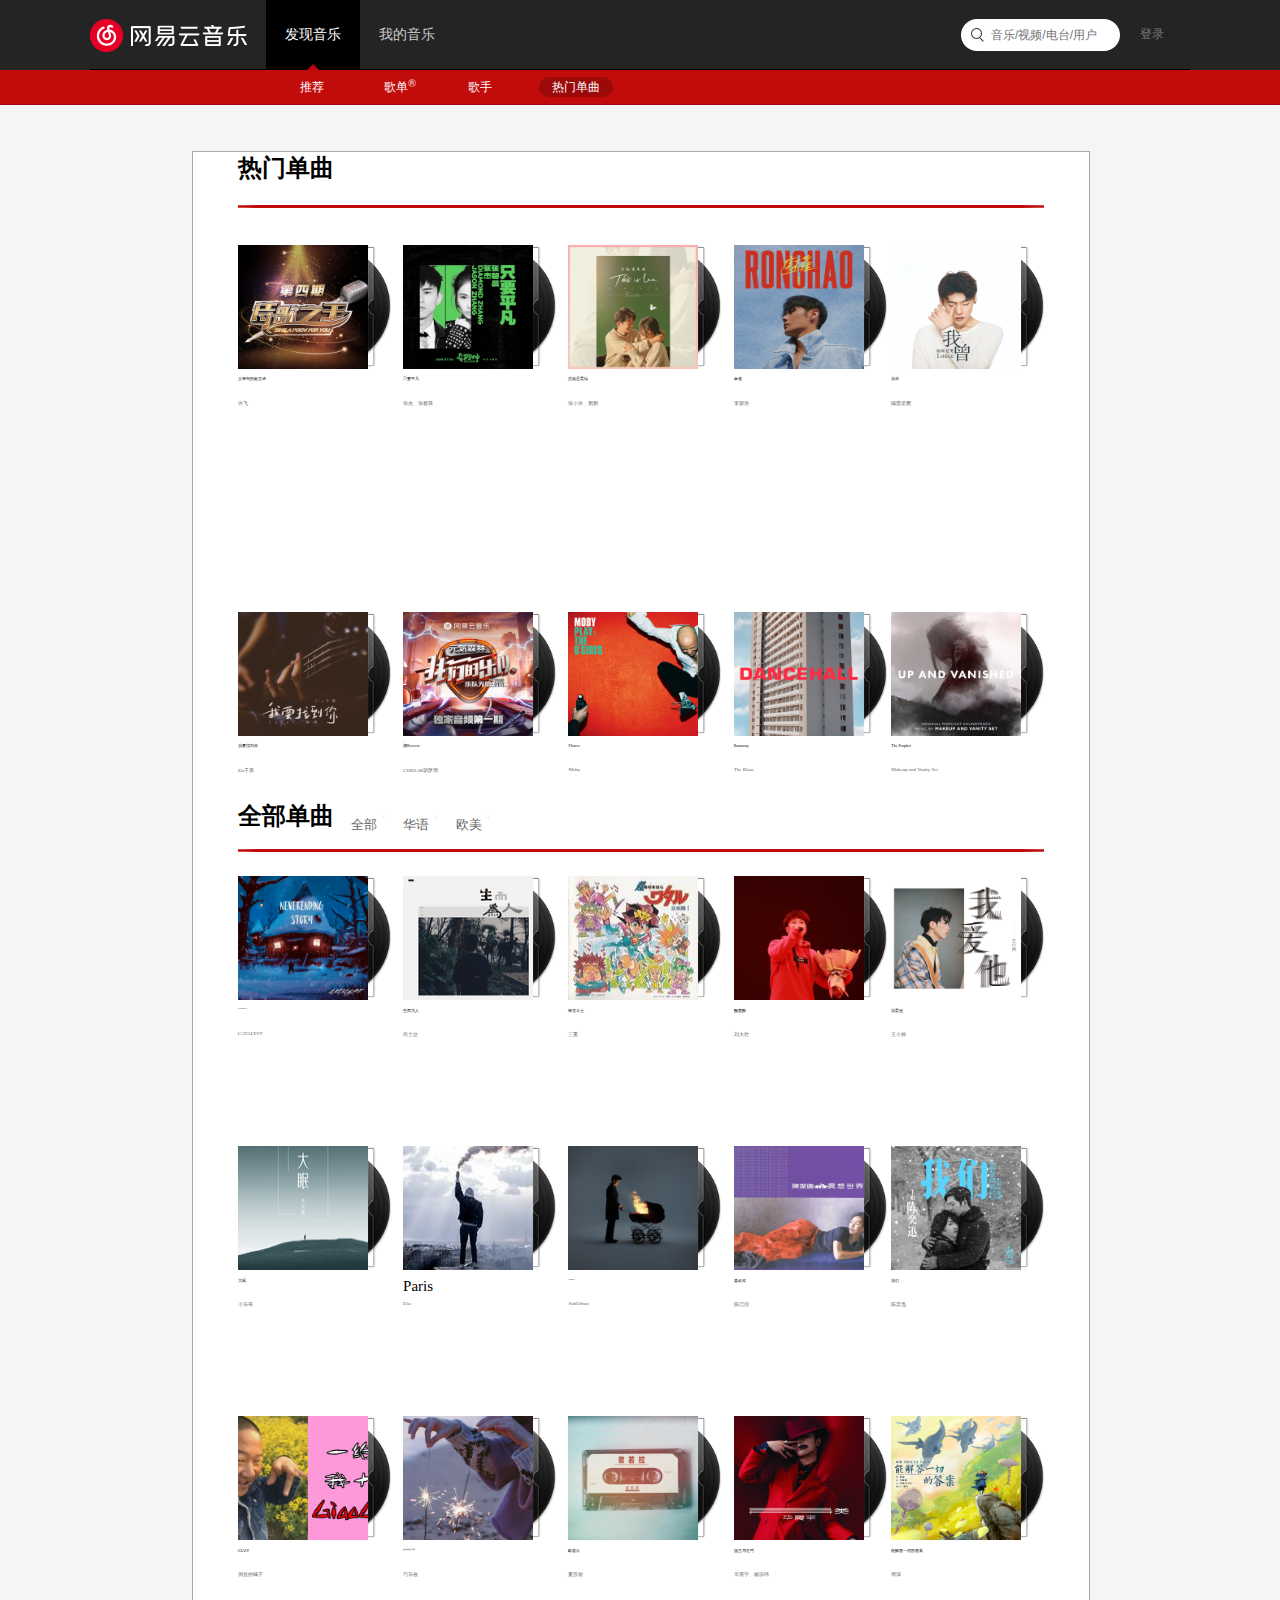
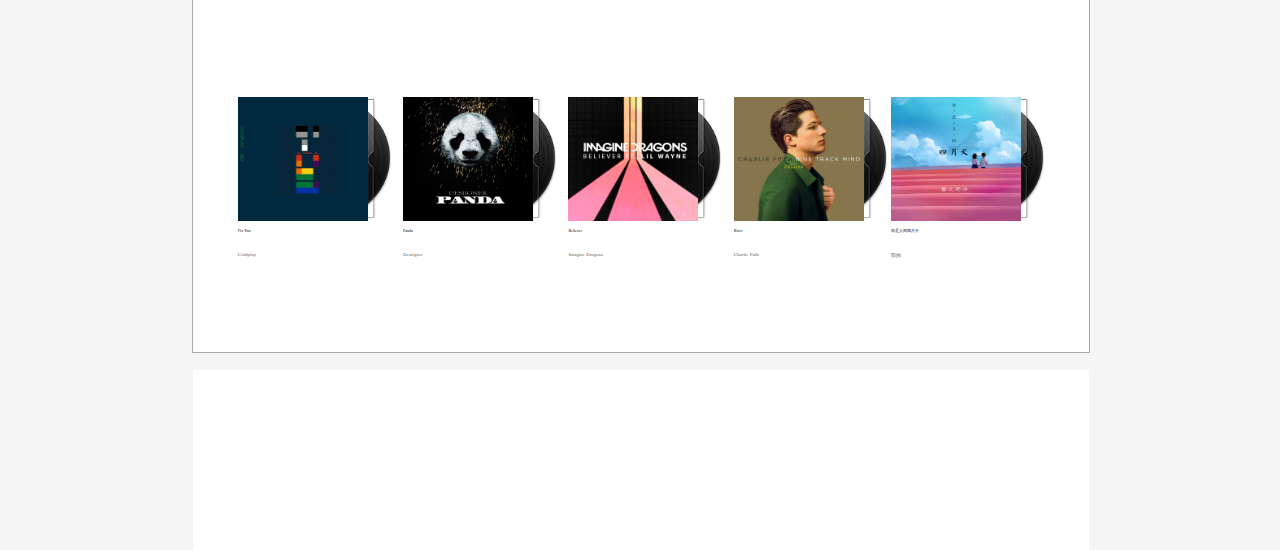
<file: Xinge.html>
<!DOCTYPE html>
<html>
	<head>
		<meta charset="utf-8" />
		<title></title>
		<link rel="stylesheet" type="text/css" href="css/Xinge.css"/>
	</head>
	<body>
		<audio id="audio" src=""></audio>
		<!-- 最外层的那个盒子 -->
		<div id="dahezi">  
		
			<!-- 上面的那个盒子——热门新碟 -->
			<div class="up" id="up1">
				<h2 class="biaoti1">
					热门单曲
				</h2>
				<p  class="henxian1">
				</p>
				<div class="one-one">
					<p class="one-one-p1"  >
						<img src="img/父亲写的散文诗.jpg" >
					</p>
					<p class="play"  style="cursor: pointer;" href="">
						<img src="img/play.png" alt="">
					</p>
					<a class="one-one-p2" style="font-size: 4px;width: 90px;" href="">
						父亲写的散文诗
					</a>
					<a class="one-one-p3" href="">
						许飞
					</a>
					<a style="display: none;">
					    img/父亲写的散文诗.mp3
					</a>
				</div>
				<div class="one-two">
					<p class="one-two-p1">
						<img src="img/只要平凡.jpg" >
					</p>
					<p class="play"  style="cursor: pointer;" href="">
						<img src="img/play.png" alt="">
					</p>
					<a class="one-two-p2" style="font-size: 4px;width: 70px;" href="">
						只要平凡
					</a>
					<a class="one-two-p3" style="width: 90px;" href="">
						张杰、张碧晨
					</a>
					<a style="display: none;">
					    img/只要平凡.mp3
					</a>
				</div>
				<div class="one-three">
					<p class="one-three-p1">
						<img src="img/这就是爱情.jpg" >
					</p>
					<p class="play"  style="cursor: pointer;" href="">
						<img src="img/play.png" alt="">
					</p>
					<a class="one-three-p2" style="font-size: 4px;width: 70px;" href="">
						这就是爱情
					</a>
					<a class="one-three-p3" style="width: 90px;" href="">
						张小伙、粥粥
					</a>
					<a style="display: none;">
					    img/这就是爱情.mp3
					</a>
				</div>
				<div class="one-four">
					<p class="one-four-p1">
						<img src="img/麻雀.jpg" >
					</p>
					<p class="play"  style="cursor: pointer;" href="">
						<img src="img/play.png" alt="">
					</p>
					<a class="one-four-p2" style="font-size: 4px;" href="">
						麻雀
					</a>
					<a class="one-four-p3" href="">
						李荣浩
					</a>
					<a style="display: none;">
					    img/麻雀.mp3
					</a>
				</div>
				<div class="one-five">
					<p class="one-five-p1">
						<img src="img/我曾.jpg" >
					</p>
					<p class="play"  style="cursor: pointer;" href="">
						<img src="img/play.png" alt="">
					</p>
					<a class="one-five-p2" style="font-size: 4px;" href="">
						我曾
					</a>
					<a class="one-five-p3" style="width: 70px;" href="">
						隔壁老樊
					</a>
					<a style="display: none;">
					    img/我曾.mp3
					</a>
				</div>
				<div class="two-one">
					<p class="two-one-p1">
						<img src="img/我要找到你.jpg" >
					</p>
					<p class="play"  style="cursor: pointer;" href="">
						<img src="img/play.png" alt="">
					</p>
					<a class="two-one-p2" style="font-size: 4px;width: 60px;" href="">
						我要找到你
					</a>
					<a class="two-one-p3" href="">
						Zic子晨
					</a>
					<a style="display: none;">
					    img/我要找到你.mp3
					</a>
				</div>
				<div class="two-two">
					<p class="two-two-p1">
						<img src="img/溯Reverse.jpg" >
					</p>
					<p class="play"  style="cursor: pointer;" href="">
						<img src="img/play.png" alt="">
					</p>
					<a class="two-two-p2" style="font-size: 4px;width: 90px;" href="">
						溯Reverse
					</a>
					<a class="two-two-p3" style="width: 90px;" href="">
						CORSAK胡梦周
					</a>
                    <a style="display: none;">
					    img/溯Reverse.mp3
					</a>
				</div>
				<div class="two-three">
					<p class="two-three-p1">
						<img src="img/Flower.jpg" >
					</p>
					<p class="play"  style="cursor: pointer;" href="">
						<img src="img/play.png" alt="">
					</p>
					<a class="two-three-p2" style="font-size: 4px;" href="">
						Flower
					</a>
					<a class="two-three-p3" href="" >
						Moby
					</a>
					<a style="display: none;">
					    img/Flower.mp3
					</a>
				</div>
				<div class="two-four">
					<p class="two-four-p1">
						<img src="img/Runaway.jpg" >
					</p>
					<p class="play"  style="cursor: pointer;" href="">
						<img src="img/play.png" alt="">
					</p>
					<a class="two-four-p2" style="font-size: 4px;width: 60px;" href=""> 
						Runaway
					</a>
					<a class="two-four-p3" style="width: 90px;" href="">
						The Blaze
					</a>
					<a style="display: none;">
					    img/Runaway.mp3
					</a>
				</div>
				<div class="two-five">
					<p class="two-five-p1">
						<img src="img/TheProphet.jpg" >
					</p>
					<p class="play"  style="cursor: pointer;" href="">
						<img src="img/play.png" alt="">
					</p>
					<a class="two-five-p2" style="font-size: 4px;width: 100px;" href="">
						The Prophet
					</a>
					<a class="two-five-p3" style="width: 150px;" href="">
						Makeup and Vanity Set
					</a>
					<a style="display: none;">
					    img/TheProphet.mp3
					</a>
				</div>
			</div>
			
			<!-- 下面的那个盒子——全部热碟 -->
			<div class="down" id="down1">
				<h2 class="biaoti2">
					全部单曲
				</h2>
				<p  class="henxian2">
				</p>
				<a  class="all"  href="">
					全部
				</a>
			    <a  class="chiness"  href="index.html">
			    	华语
			    </a>
				<a  class="oumei"  href="">
					欧美
				</a>
				<span class="line1">
					|
				</span>
				<span class="line2">
					|
				</span>
				<span class="line3">
					|
				</span>
				<div class="down-one-one">
					<p class="down-one-one-p1">
						<img src="img/Neverending.jpg" >
					</p>
					<p class="play"  style="cursor: pointer;" href="">
						<img src="img/play.png" alt="">
					</p>
					<a class="down-one-one-p2" style="font-size: 1.2px;width: 130px;" href="">
						Neverending Story
					</a>
					<a class="down-one-one-p3" href="">
						CATALYST
					</a>
					<a style="display: none;">
					    img/Neverending.mp3
					</a>
				</div>
				<div class="down-one-two">
					<p class="down-one-two-p1">
						<img src="img/生而为人.jpg" >
					</p>
					<p class="play"  style="cursor: pointer;" href="">
						<img src="img/play.png" alt="">
					</p>
					<a class="down-one-two-p2" style="font-size: 4px;" href="">
						生而为人
					</a>
					<a class="down-one-two-p3"  href="">
						尚士达
					</a>
					<a style="display: none;">
					    img/生而为人.mp3
					</a>
				</div>
				<div class="down-one-three">
					<p class="down-one-three-p1">
						<img src="img/神龙斗士.jpg" >
					</p>
					<p class="play"  style="cursor: pointer;" href="">
						<img src="img/play.png" alt="">
					</p>
					<a class="down-one-three-p2" style="font-size: 4px;" href="">
						神龙斗士
					</a>
					<a class="down-one-three-p3" href="">
						三重
					</a>
					<a  style="display: none;">
					    img/神龙斗士.mp3
					</a>
				</div>
				<div class="down-one-four">
					<p class="down-one-four-p1">
						<img src="img/醒着醉.jpg" >
					</p>
					<p class="play"  style="cursor: pointer;" href="">
						<img src="img/play.png" alt="">
					</p>
					<a class="down-one-four-p2" style="font-size: 4px;"  href="">
						醒着醉
					</a>
					<a class="down-one-four-p3" href="">
						刘大壮
					</a>
					<a style="display: none;">
					    img/醒着醉.mp3
					</a>
				</div>
				<div class="down-one-five">
					<p class="down-one-five-p1">
						<img src="img/我爱他.jpg" >
					</p>
					<p class="play"  style="cursor: pointer;" href="">
						<img src="img/play.png" alt="">
					</p>
					<a class="down-one-five-p2" style="font-size: 4px;" href="">
						我爱他
					</a>
					<a class="down-one-five-p3" href="">
						王小帅
					</a>
					<a style="display: none;">
					    img/我爱他.mp3
					</a>
				</div>
				<div class="down-two-one">
					<p class="down-two-one-p1">
						<img src="img/大眠.jpg" >
					</p>
					<p class="play"  style="cursor: pointer;" href="">
						<img src="img/play.png" alt="">
					</p>
					<a class="down-two-one-p2" style="font-size: 4px;" href="">
						大眠
					</a>
					<a class="down-two-one-p3" href="">
						小乐哥
					</a>
					<a style="display: none;">
					    img/小乐哥.mp3
					</a>
				</div>
				<div class="down-two-two">
					<p class="down-two-two-p1">
						<img src="img/Paris.jpg" >
					</p>
					<p class="play"  style="cursor: pointer;" href="">
						<img src="img/play.png" alt="">
					</p>
					<a class="down-two-two-p2"  href="">
						Paris
					</a>
					<a class="down-two-two-p3" href="www.baidu.com">
						Else
					</a>
					<a style="display: none;">
					    img/Paris.mp3
					</a>
				</div>
				<div class="down-two-three">
					<p class="down-two-three-p1">
						<img src="img/Cardles.jpg" >
					</p>
					<p class="play"  style="cursor: pointer;" href="">
						<img src="img/play.png" alt="">
					</p>
					<a class="down-two-three-p2" style="font-size: 2px;width: 10px;" href="">
					    Cardles
					</a>
					<a class="down-two-three-p3" href="">
						SubUrban
					</a>
					<a style="display: none;">
					    img/Cardles.mp3
					</a>
				</div>
				<div class="down-two-four">
					<p class="down-two-four-p1">
						<img src="img/喜欢你.jpg" >
					</p>
					<p class="play"  style="cursor: pointer;" href="">
						<img src="img/play.png" alt="">
					</p>
					<a class="down-two-four-p2" style="font-size: 4px;" href="">
						喜欢你
					</a>
					<a class="down-two-four-p3" href="">
						陈洁仪
					</a>
					<a style="display: none;">
					    img/喜欢你.mp3
					</a>
				</div>
				<div class="down-two-five">
					<p class="down-two-five-p1">
						<img src="img/我们.jpg" >
					</p>
					<p class="play"  style="cursor: pointer;" href="">
						<img src="img/play.png" alt="">
					</p>
					<a class="down-two-five-p2" style="font-size: 4px;" href="">
						我们
					</a>
					<a class="down-two-five-p3" href="">
						陈奕迅
					</a>
					<a style="display: none;">
					    img/我们.mp3
					</a>
				</div>
				<div class="down-three-one">
					<p class="down-three-one-p1">
						<img src="img/GIAO.jpg" >
					</p>
					<p class="play"  style="cursor: pointer;" href="">
						<img src="img/play.png" alt="">
					</p>
					<a class="down-three-one-p2" style="font-size: 4px;" href="">
						GIAO!
					</a>
					<a class="down-three-one-p3" href="">
						倒悬的橘子
					</a>
					<a style="display: none;">
					    img/GIAO.mp3
					</a>
				</div>
				<div class="down-three-two">
					<p class="down-three-two-p1">
						<img src="img/没有什么不同.jpg" >
					</p>
					<p class="play"  style="cursor: pointer;" href="">
						<img src="img/play.png" alt="">
					</p>
					<a class="down-three-two-p2" style="font-size: 2px;" href="">
						没有什么不同
					</a>
					<a class="down-three-two-p3" href="">
						巧乐兹
					</a>
					<a style="display: none;">
					    img/没有什么不同.mp3
					</a>
				</div>
				<div class="down-three-three">
					<p class="down-three-three-p1">
						<img src="img/欧若拉.jpg" >
					</p>
					<p class="play"  style="cursor: pointer;" href="">
						<img src="img/play.png" alt="">
					</p>
					<a class="down-three-three-p2" style="font-size: 4px;" href="">
						欧若拉
					</a>
					<a class="down-three-three-p3" href="">
						夏苏烦
					</a>
					<a style="display: none;">
					    img/欧若拉.mp3
					</a>
				</div>
				<div class="down-three-four">
					<p class="down-three-four-p1">
						<img src="img/国王与乞丐.jpg" >
					</p>
					<p class="play"  style="cursor: pointer;" href="">
						<img src="img/play.png" alt="">
					</p>
					<a class="down-three-four-p2" style="font-size: 4px;width: 60px;" href="">
						国王与乞丐
					</a>
					<a class="down-three-four-p3" style="width: 90px;" href="">
						华晨宇、杨宗纬
					</a>
					<a style="display: none;">
					    img/国王与乞丐.mp3
					</a>
				</div>
				<div class="down-three-five">
					<p class="down-three-five-p1">
						<img src="img/能解答一切的答案.jpg" >
					</p>
					<p class="play"  style="cursor: pointer;" href="">
						<img src="img/play.png" alt="">
					</p>
					<a class="down-three-five-p2" style="font-size: 4px;width: 99px;" href="">
						能解答一切的答案
					</a>
					<a class="down-three-five-p3" href="">
						周深
					</a>
					<a style="display: none;">
					    img/能解答一切的答案.mp3
					</a>
				</div>
				<div class="down-four-one">
					<p class="down-four-one-p1">
						<img src="img/FixYou.jpg" >
					</p>
					<p class="play"  style="cursor: pointer;" href="">
						<img src="img/play.png" alt="">
					</p>
					<a class="down-four-one-p2" style="font-size: 4px;" href="">
						Fix You
					</a>
					<a class="down-four-one-p3" href="">
						Coldplay
					</a>
					<a style="display: none;">
					    img/FixYou.mp3
					</a>
				</div>
			    <div class="down-four-two">
			    	<p class="down-four-two-p1">
			    		<img src="img/Panda.jpg" >
			    	</p>
					<p class="play"  style="cursor: pointer;" href="">
						<img src="img/play.png" alt="">
					</p>
			    	<a class="down-four-two-p2" style="font-size: 4px;" href="">
			    		Panda
			    	</a>
			    	<a class="down-four-two-p3" href="">
			    		Desiigner
					</a>
					<a style="display: none;">
					    img/Panda.mp3
					</a>
			    </div>
			    <div class="down-four-three">
			    	<p class="down-four-three-p1">
			    		<img src="img/Believer.jpg" >
			    	</p>
					<p class="play"  style="cursor: pointer;" href="">
						<img src="img/play.png" alt="">
					</p>
			    	<a class="down-four-three-p2" style="font-size: 4px;" href="">
			    		Believer
			    	</a>
			    	<a class="down-four-three-p3" style="width: 100px;" href="">
			    		Imagine Dragons
					</a>
					<a style="display: none;">
					    img/Believer.mp3
					</a>
			    </div>
				<div class="down-four-four">
					<p class="down-four-four-p1">
						<img src="img/River.jpg" >
					</p>
					<p class="play"  style="cursor: pointer;" href="">
						<img src="img/play.png" alt="">
					</p>
					<a class="down-four-four-p2" style="font-size: 4px;" href="">
						River
					</a>
					<a class="down-four-four-p3" style="width: 90px;" href="">
						Charlie Puth
					</a>
					<a style="display: none;">
					    img/River.mp3
					</a>
				</div>
				<div class="down-four-five">
					<p class="down-four-five-p1">
						<img src="img/你是人间四月天.jpg" >
					</p>
					<p class="play"  style="cursor: pointer;" href="">
						<img src="img/play.png" alt="">
					</p>
					<a class="down-four-five-p2" style="font-size: 4px;width: 90px;" href="">
						你是人间四月天
					</a>
					<a class="down-four-five-p3" href="">
						邵帅
					</a>
					<a style="display: none;">
					    img/你是人间四月天.mp3
					</a>
				</div>
			</div>
			<div class="kong" >

			</div>
		</div>

		<!-- 头部 -->
		<div class="head">
			<div class="head_top">
				<h1 class="logo">
					<a href="#">六元二次方音乐</a>
				</h1>
				<ul class="head_top_content">
					<li><a class="active" href="#">发现音乐<sub class="show">&nbsp;</sub></a></li>
					<li><a href="Mymusic.html">我的音乐</a></li>
				</ul>
				<div class="login">
					<a href="#">登录</a>
				</div>
				<div class="search">
					<input type="text" placeholder="音乐/视频/电台/用户" onfocus="if(placeholder=='音乐/视频/电台/用户'){placeholder=''}"
						onblur="if(placeholder==''){placeholder='音乐/视频/电台/用户'}">
				</div>
			</div>
			<div class="head_top2">
				<div class="wrap">
					<ul>
						<li><a href="Home.html">推荐</a></li>
						<li><a href="#">歌单<span></span></a></li>
						<li><a href="#">歌手</a></li>
						<li><a class="active" href="#">热门单曲</a></li>
					</ul>
				</div>
	
			</div>
		</div>

		<!-- player是播放器盒子 -->
		<div id="player">
			<!-- 引入audio音频标签 -->
			<audio id="audio" src="img/woc.mp3"    >
			</audio>
			<!-- 引入图片：上一首歌曲按钮 -->
			<img class="playbar_before" src="img/playbar_before.png" >
			<!-- 引入图片：暂停播放按钮 -->
		     <img id="playbar_start" onclick="start()" class="appear"  src="img/playbar_start.png" >
			<!-- 引入图片：下一首歌曲按钮 -->
			<img class="playbar_next" src="img/playbar_next.png" >
			<!-- 引入图片：歌曲封面 -->
			<img class="pic" src="img/default_album.jpg" alt="">
			<!-- 下面是进度条区域 -->
			<div id="all_time">
				<!-- all_time是总进度条 -->
				<div id="now_time">
					<!-- now_time是随着歌曲播放变化的进度条 -->
				</div>
			</div>
			<!-- 以上是进度条区域 -->
			<!-- 歌曲名字 -->
			<span class="musicname">
				
			</span>
			<!-- 歌手名字 -->
			<span class="signer">
				 
			</span>
			<!-- 歌曲的时长 -->
			<span id="progress"></span>
			<!-- 以下是音量控制区域 -->
			<div id="all_volume">
				<!-- all_volume是音量的总控制条区域 -->
                <div id="now_volume">
					<!-- now_volume是音量的实时控制区域 -->
				</div>
			</div>
			<!-- 引入图片：音量控制图标 -->
			<img class="playbar_volume" src="img/volume.png" alt="">
		</div>
		<!-- 以上都是音乐盒子的内容 -->

	</body>
	<script src="js/jquery.min.js"></script>
	<script src="js/Xinge.js"></script>
</html>
</file>
<file: css/Xinge.css>
@charset "utf-8";

*{margin: 0;padding: 0;}
a{text-decoration: none;}
body,html{
	position: relative;
	width: 100%;
	height: 100%;
}
body{
	background-color: #f5f5f5;
}

.head{
	width: 100%;
	box-sizing: border-box;
	background-color: #242424;
  }
  .head_top{
	width: 1100px;
	height: 69px;
	margin: 0 auto;
	background-color: #242424;
	border-bottom: 1px solid #000000;
  }
  .head_top > .logo{
	float: left;
	width: 176px;
	height: 69px;
	background: url("../img/topbar.png") no-repeat;
	background-position: 0 0;
  }
  .head_top > .logo > a{
	float: left;
	width: 157px;
	height: 100%;
	padding-right: 20px;
	text-indent: -9999px;
  }
  
  .head_top > .head_top_content{
   float: left;
  }
  .head_top > .head_top_content > li{
	float: left;
	height: 70px;
	position: relative;
	font-size: 14px;
	list-style: none;
  }
  .head_top > .head_top_content > li a{
	text-decoration: none;
	float: left;
	color: #cccccc;
	line-height: 70px;
	padding: 0 19px;
  }
  .head_top > .head_top_content > li .active{
	color: white;
	background: #000; 
  
  }
  .head_top > .head_top_content > li a:hover{
	color: white;
	background: #000;
  }
  .head_top > .head_top_content .show{
	width: 12px;
	height: 7px;
	position: absolute;
	left: 50%;
	top: 64px;
	background: url("../img/topbar.png") no-repeat 0 9999px;
	background-position: -226px 0;
	margin-left: -6px;
  }
  .hot{
	width: 28px;
	height: 19px;
	position: absolute;
	top: 21px;
	left: 100px;
	background: url("../img/topbar.png") no-repeat 0 9999px;
	background-position: -190px 0;
  }
  .head_top > .login{
	float: right;
	height: 45px;
	margin: 19px 0 0 20px;
	padding: 0 22px 0 0;
  }
  .head_top > .login a{
	display: block;
	width: 28px;
	color: #787878;
	font-size: 12px;
	margin-top: 7px;
  }
  .head_top > .login a:hover{
	color: #999999;
  }
  
  .head_top > .search{
	margin-top: 19px;
	background: url("../img/topbar.png") no-repeat;
	background-position: 0 -99px;
	background-color: white;
	border-radius: 32px;
	float: right;
	width: 159px;
	height: 32px;
	z-index: 1;
  }
  .head_top > .search input{
	color: #333;
	line-height: 16px;
	width: 122px;
	margin: 8px 0 0 30px;
	padding: 0;
	border: 0;
	font-size: 12px;
	outline: none;
  }
  .head_top2{
	height: 35px;
	z-index: 99;
	box-sizing: border-box;
	background-color: #c20c0c;
	border-bottom: 1px solid #a40011;
  }
  .head_top2 > .wrap{
	width: 1100px;
	height: 34px;
	margin: 0 auto;
  }
  .head_top2  > .wrap ul{
	float: left;
	padding-left: 180px;
  }
  .head_top2 > .wrap ul li{
   list-style: none;
	float: left;
	line-height: 34px;
	font-size: 12px;
	display: list-item;
  }
  .head_top2 > .wrap ul li a{
	display: inline-block;
	position: relative;
	height: 20px;
	color: white;
	padding: 0 13px;
	margin: 7px 17px 0;
	border-radius: 20px;
	line-height: 21px;
  }
  .head_top2 > .wrap ul li a:hover,.head_top2 > .wrap ul li .active{
	background-color: #9b0909
  }
  .head_top2 > .wrap ul li a span{
	position: absolute;
	width: 8px;
	height: 8px;
	display: inline-block;
	top: 2px;
	background: url("../img/white-r-icon.png");
	background-size: cover;
  }



#dahezi{
	position: absolute;
    width: 70%;
    height: 200%;
	background-color:#fff;
	left: 15%;
	top: 16.8%;
	border: solid 1px darkgray;
}

.up{
	position: absolute;
	width: 90%;
	height: 36.7%;
	top: 0%;
	left: 5%;
	/* background-color: bisque; */
}

.down{
	position: absolute;
	width: 90%;
	height: 60%;
	top: 36%;
	left: 5%;
	/* background-color: chocolate; */
}

.biaoti1{
	position: absolute;
}

.henxian1{
	position: absolute;
	background-color: #c20c0c;
	width: 100%;
    height: 3px;
	top: 8%;
	border-radius: 10%;
}

.henxian2{
	position: absolute;
	background-color: #c20c0c;
	width: 100%;
    height: 3px;
	top: 4.5%;
	border-radius: 10%;
}

.all{
	position: absolute;
    float: right;
	top: 0%;
	left: 14%;
	top: 1.5%;
	color: #666;
    height: 15px;
	width: 29px;
	font-size: 13px;
}
.all:hover {border-bottom: solid 1px gray;}
.chiness{
	position: absolute;
    float: right;
	top: 0%;
	left: 20.5%;
	top: 1.5%;
	color: #666;
    height: 15px;
	width: 29px;
	
	font-size: 13px;
}
.chiness:hover{border-bottom: solid 1px gray;}
.oumei{
	position: absolute;
    float: right;
	top: 0%;
	left: 27%;
	top: 1.5%;
	color: #666;
    height: 15px;
	width: 29px;
    font-size: 13px;
}
.oumei:hover{border-bottom: solid 1px gray;}
.line1{
	position: absolute;
	float: right;
	top: 1.3%;
	left: 18%;
	font-size: 5px;
	color: #C7C7C7;
	}
	
.line2{
	position: absolute;
	float: right;
	top: 1.3%;
	left: 24.5%;
	font-size: 5px;
	color: #c7c7c7;
	}	
	
.line3{
	position: absolute;
	float: right;
	top: 1.3%;
	left: 31%;
	font-size: 5px;
	color: #c7c7c7;
	}		
	
/* 下面是第一行第一个 */
.one-one{
	position: absolute;
	top: 14%;
	width: 153px;
	height: 155px;

}
.play{
	position: absolute;
	width: 85%;
	height: 80%;
	/* background-color: aqua; */
	opacity: 0;
	
}
.play>img{
	position: absolute;
	width: 28px;
	height: 30px;
	right: 5%;
	top: 72%;
	
}
.play:hover {
	opacity: 1;
}
.one-one-p1{
	position: absolute;
	background: url(../img/coverall1.png) no-repeat;
	width: 100%;
	height: 80%;
	background-size: 100% 100%;
}
.one-one-p1>img{
	width: 85%;
	height: 100%;
}
.one-one-p2{
	position: absolute;
	/* background-color: #D2691E; */
	width: 30px;
	height: 18px;
	float: left;
	top: 85%;
	font-size: 15px;
	color: black;
}
.one-one-p2:hover {
	border-bottom: solid 1px gray;
}
.one-one-p3{
	position: absolute;
	/* background-color: #D2691E; */
	width: 38px;
	height: 16px;
	float: left;
	top: 100%;
	font-size: 5px;
	color: #666;
}
.one-one-p3:hover {
	border-bottom: solid 1px gray;
}
/* 下面是第一行第二个 */
.one-two{
	position: absolute;
	left: 20.5%;
	top: 14%;
	width: 153px;
	height: 155px;

}

.one-two-p1{
	position: absolute;
	background: url(../img/coverall1.png) no-repeat;
	width: 100%;
	height: 80%;
	background-size: 100% 100%;
}
.one-two-p1>img{
	width: 85%;
	height: 100%;
}
.one-two-p2{
	position: absolute;
	/* background-color: #D2691E; */
	width: 30px;
	height: 18px;
	float: left;
	top: 85%;
	font-size: 15px;
	color: black;
}
.one-two-p2:hover {
	border-bottom: solid 1px gray;
}
.one-two-p3{
	position: absolute;
	/* background-color: #D2691E; */
	width: 38px;
	height: 16px;
	float: left;
	top: 100%;
	font-size: 5px;
	color: #666;
}
.one-two-p3:hover {
	border-bottom: solid 1px gray;
}
/* 下面是第一行第三个 */
.one-three{
	position: absolute;
	left: 41%;
	top: 14%;
	width: 153px;
	height: 155px;

}

.one-three-p1{
	position: absolute;
	background: url(../img/coverall1.png) no-repeat;
	width: 100%;
	height: 80%;
	background-size: 100% 100%;
}
.one-three-p1>img{
	width: 85%;
	height: 100%;
}
.one-three-p2{
	position: absolute;
	/* background-color: #D2691E; */
	width: 50px;
	height: 20px;
	float: left;
	top: 85%;
	font-size: 15px;
	color: black;
}
.one-three-p2:hover {
	border-bottom: solid 1px gray;
}
.one-three-p3{
	position: absolute;
	/* background-color: #D2691E; */
	width: 50px;
	height: 20px;
	float: left;
	top: 100%;
	font-size: 5px;
	color: #666;
}
.one-three-p3:hover {
	border-bottom: solid 1px gray;
}
/* 下面是第一行的第四个 */
.one-four{
	position: absolute;
	left: 61.5%;
	top: 14%;
	width: 153px;
	height: 155px;

}

.one-four-p1{
	position: absolute;
	background: url(../img/coverall1.png) no-repeat;
	width: 100%;
	height: 80%;
	background-size: 100% 100%;
}
.one-four-p1>img{
	width: 85%;
	height: 100%;
}
.one-four-p2{
	position: absolute;
	/* background-color: #D2691E; */
	width: 50px;
	height: 20px;
	float: left;
	top: 85%;
	font-size: 15px;
	color: black;
}
.one-four-p2:hover {
	border-bottom: solid 1px gray;
}
.one-four-p3{
	position: absolute;
	/* background-color: #D2691E; */
	width: 50px;
	height: 20px;
	float: left;
	top: 100%;
	font-size: 5px;
	color: #666;
}
.one-four-p3:hover {
	border-bottom: solid 1px gray;
}
/* 下面是第一行第五个 */
.one-five{
	position: absolute;
	right: 0%;
	top: 14%;
	width: 153px;
	height: 155px;

}

.one-five-p1{
	position: absolute;
	background: url(../img/coverall1.png) no-repeat;
	width: 100%;
	height: 80%;
	background-size: 100% 100%;
}
.one-five-p1>img{
	width: 85%;
	height: 100%;
}
.one-five-p2{
	position: absolute;
	/* background-color: #D2691E; */
	width: 50px;
	height: 20px;
	float: left;
	top: 85%;
	font-size: 15px;
	color: #000000;
}
.one-five-p2:hover {
	border-bottom: solid 1px gray;
}
.one-five-p3{
	position: absolute;
	/* background-color: #D2691E; */
	width: 50px;
	height: 20px;
	float: left;
	top: 100%;
	font-size: 5px;
	color: #666;
}
.one-five-p3:hover {
	border-bottom: solid 1px gray;
}
/* 下面是第二行第一个 */
.two-one{
	position: absolute;
	bottom: 7%;
	width: 153px;
	height: 155px;

}

.two-one-p1{
	position: absolute;
	background: url(../img/coverall1.png) no-repeat;
	width: 100%;
	height: 80%;
	background-size: 100% 100%;
}
.two-one-p1>img{
	width: 85%;
	height: 100%;
}
.two-one-p2{
	position: absolute;
	/* background-color: #D2691E; */
	width: 50px;
	height: 20px;
	float: left;
	top: 85%;
	font-size: 15px;
	color: black;
}
.two-one-p2:hover {
	border-bottom: solid 1px gray;
}
.two-one-p3{
	position: absolute;
	/* background-color: #D2691E; */
	width: 50px;
	height: 20px;
	float: left;
	top: 100%;
	font-size: 5px;
	color: #666;
}
.two-one-p3:hover {
	border-bottom: solid 1px gray;
}
/* 下面第二行的第二个 */
.two-two{
	position: absolute;
	left: 20.5%;
	bottom:7% ;
	width: 153px;
	height: 155px;

}

.two-two-p1{
	position: absolute;
	background: url(../img/coverall1.png) no-repeat;
	width: 100%;
	height: 80%;
	background-size: 100% 100%;
}
.two-two-p1>img{
	width: 85%;
	height: 100%;
}
.two-two-p2{
	position: absolute;
	/* background-color: #D2691E; */
	width: 50px;
	height: 20px;
	float: left;
	top: 85%;
	font-size: 15px;
	color: black;
}
.two-two-p2:hover {
	border-bottom: solid 1px gray;
}
.two-two-p3{
	position: absolute;
	/* background-color: #D2691E; */
	width: 50px;
	height: 20px;
	float: left;
	top: 100%;
	font-size: 5px;
	color: #666;
}
.two-two-p3:hover {
	border-bottom: solid 1px gray;
}
/* 第二行第三个 */
.two-three{
	position: absolute;
	left: 41%;
	bottom: 7%;
	width: 153px;
	height: 155px;

}

.two-three-p1{
	position: absolute;
	background: url(../img/coverall1.png) no-repeat;
	width: 100%;
	height: 80%;
	background-size: 100% 100%;
}
.two-three-p1>img{
	width: 85%;
	height: 100%;
}
.two-three-p2{
	position: absolute;
/* 	background-color: #D2691E; */	
    width: 50px;
	height: 20px;
	float: left;
	top: 85%;
	font-size: 15px;
	color: black;
}
.two-three-p2:hover {
	border-bottom: solid 1px gray;
}
.two-three-p3{
	position: absolute;
	/* background-color: #D2691E; */
	width: 50px;
	height: 20px;
	float: left;
	top: 100%;
	font-size: 5px;
	color: #666;
}
.two-three-p3:hover {
	border-bottom: solid 1px gray;
}
/* 第二行第四个 */
.two-four{
	position: absolute;
	left: 61.5%;
	bottom:7%;
	width: 153px;
	height: 155px;

}

.two-four-p1{
	position: absolute;
	background: url(../img/coverall1.png) no-repeat;
	width: 100%;
	height: 80%;
	background-size: 100% 100%;
}
.two-four-p1>img{
	width: 85%;
	height: 100%;
}
.two-four-p2{
	position: absolute;
	/* background-color: #D2691E; */
	width: 50px;
	height: 20px;
	float: left;
	top: 85%;
	font-size: 15px;
	color: black;
}
.two-four-p2:hover {
	border-bottom: solid 1px gray;
}
.two-four-p3{
	position: absolute;
	/* background-color: #D2691E; */
	width: 50px;
	height: 20px;
	float: left;
	top: 100%;
	font-size: 5px;
	color: #666;
}
.two-four-p3:hover {
	border-bottom: solid 1px gray;
}
/* 下面是第二行第五个 */
.two-five{
	position: absolute;
	right: 0%;
	bottom: 7%;
	width: 153px;
	height: 155px;

}

.two-five-p1{
	position: absolute;
	background: url(../img/coverall1.png) no-repeat;
	width: 100%;
	height: 80%;
	background-size: 100% 100%;
}
.two-five-p1>img{
	width: 85%;
	height: 100%;
}
.two-five-p2{
	position: absolute;
/* 	background-color: #D2691E; */
	width: 50px;
	height: 20px;
	float: left;
	top: 85%;
	font-size: 15px;
	color: black;
}
.two-five-p2:hover {
	border-bottom: solid 1px gray;
}
.two-five-p3{
	position: absolute;
/* 	background-color: #D2691E; */
	width: 50px;
	height: 20px;
	float: left;
	top: 100%;
	font-size: 5px;
	color: #666;
}
.two-five-p3:hover {
	border-bottom: solid 1px gray;
}
/* 下面是全部新碟 */
/* 第一行第一个 */
.down-one-one{
	position: absolute;
	top: 7%;
	width: 153px;
	height: 155px;

}

.down-one-one-p1{
	position: absolute;
	background: url(../img/coverall1.png) no-repeat;
	width: 100%;
	height: 80%;
	background-size: 100% 100%;
}
.down-one-one-p1>img{
	width: 85%;
	height: 100%;
}
.down-one-one-p2{
	position: absolute;
/* 	background-color: #D2691E; */
	width: 50px;
	height: 20px;
	float: left;
	top: 85%;
	font-size: 15px;
	color: black;
}
.down-one-one-p2:hover {
	border-bottom: solid 1px gray;
}
.down-one-one-p3{
	position: absolute;
/* 	background-color: #D2691E; */
	width: 50px;
	height: 15px;
	float: left;
	top: 100%;
	font-size: 5px;
	color: #666;
}
.down-one-one-p3:hover {
	border-bottom: solid 1px gray;
}
/* 第一行第二个 */
.down-one-two{
	position: absolute;
	left: 20.5%;
	top: 7%;
	width: 153px;
	height: 155px;

}

.down-one-two-p1{
	position: absolute;
	background: url(../img/coverall1.png) no-repeat;
	width: 100%;
	height: 80%;
	background-size: 100% 100%;
}
.down-one-two-p1>img{
	width: 85%;
	height: 100%;
}
.down-one-two-p2{
	position: absolute;
/* 	background-color: #D2691E; */
	width: 50px;
	height: 20px;
	float: left;
	top: 85%;
	font-size: 15px;
	color: black;
}
.down-one-two-p2:hover {
	border-bottom: solid 1px gray;
}
.down-one-two-p3{
	position: absolute;
/* 	background-color: #D2691E; */
	width: 50px;
	height: 15px;
	float: left;
	top: 100%;
	font-size: 5px;
	color: #666;
}
.down-one-two-p3:hover {
	border-bottom: solid 1px gray;
}
/* 第一行第三个 */
.down-one-three{
	position: absolute;
	left: 41%;
	top: 7%;
	width: 153px;
	height: 155px;

}

.down-one-three-p1{
	position: absolute;
	background: url(../img/coverall1.png) no-repeat;
	width: 100%;
	height: 80%;
	background-size: 100% 100%;
}
.down-one-three-p1>img{
	width: 85%;
	height: 100%;
}
.down-one-three-p2{
	position: absolute;
/* 	background-color: #D2691E; */
	width: 50px;
	height: 20px;
	float: left;
	top: 85%;
	font-size: 15px;
	color: black;
}
.down-one-three-p2:hover {
	border-bottom: solid 1px gray;
}
.down-one-three-p3{
	position: absolute;
	/* background-color: #D2691E; */
	width: 50px;
	height: 15px;
	float: left;
	top: 100%;
	font-size: 5px;
	color: #666;
}
.down-one-three-p3:hover {
	border-bottom: solid 1px gray;
}
/* 第一行第四个 */
.down-one-four{
	position: absolute;
	left: 61.5%;
	top: 7%;
	width: 153px;
	height: 155px;

}

.down-one-four-p1{
	position: absolute;
	background: url(../img/coverall1.png) no-repeat;
	width: 100%;
	height: 80%;
	background-size: 100% 100%;
}
.down-one-four-p1>img{
	width: 85%;
	height: 100%;
}
.down-one-four-p2{
	position: absolute;
/* 	background-color: #D2691E; */
	width: 50px;
	height: 20px;
	float: left;
	top: 85%;
	font-size: 15px;
	color: black;
}
.down-one-four-p2:hover {
	border-bottom: solid 1px gray;
}
.down-one-four-p3{
	position: absolute;
/* 	background-color: #D2691E; */
	width: 50px;
	height: 15px;
	float: left;
	top: 100%;
	font-size: 5px;
	color: #666;
}
.down-one-four-p3:hover {
	border-bottom: solid 1px gray;
}
/* 第一行第五个 */
.down-one-five{
	position: absolute;
	right: 0%;
	top: 7%;
	width: 153px;
	height: 155px;

}

.down-one-five-p1{
	position: absolute;
	background: url(../img/coverall1.png) no-repeat;
	width: 100%;
	height: 80%;
	background-size: 100% 100%;
}
.down-one-five-p1>img{
	width: 85%;
	height: 100%;
}
.down-one-five-p2{
	position: absolute;
/* 	background-color: #D2691E; */
	width: 50px;
	height: 20px;
	float: left;
	top: 85%;
	font-size: 15px;
	color: black;
}
.down-one-five-p2:hover {
	border-bottom: solid 1px gray;
}
.down-one-five-p3{
	position: absolute;
/* 	background-color: #D2691E; */
	width: 50px;
	height: 15px;
	float: left;
	top: 100%;
	font-size: 5px;
	color: #666;
}
.down-one-five-p3:hover {
	border-bottom: solid 1px gray;
}
/* 第二行第一个 */
.down-two-one{
	position: absolute;
	top: 32%;
	width: 153px;
	height: 155px;

}

.down-two-one-p1{
	position: absolute;
	background: url(../img/coverall1.png) no-repeat;
	width: 100%;
	height: 80%;
	background-size: 100% 100%;
}
.down-two-one-p1>img{
	width: 85%;
	height: 100%;
}
.down-two-one-p2{
	position: absolute;
/* 	background-color: #D2691E; */
	width: 50px;
	height: 20px;
	float: left;
	top: 85%;
	font-size: 15px;
	color: black;
}
.down-two-one-p2:hover {
	border-bottom: solid 1px gray;
}
.down-two-one-p3{
	position: absolute;
/* 	background-color: #D2691E; */
	width: 50px;
	height: 15px;
	float: left;
	top: 100%;
	font-size: 5px;
	color: #666;
}
.down-two-one-p3:hover {
	border-bottom: solid 1px gray;
}
/* 第二行第二个 */
.down-two-two{
	position: absolute;
	top: 32%;
	left: 20.5%;
	width: 153px;
	height: 155px;

}

.down-two-two-p1{
	position: absolute;
	background: url(../img/coverall1.png) no-repeat;
	width: 100%;
	height: 80%;
	background-size: 100% 100%;
}
.down-two-two-p1>img{
	width: 85%;
	height: 100%;
}
.down-two-two-p2{
	position: absolute;
	/* background-color: #D2691E;  */
	width: 50px;
	height: 20px;
	float: left;
	top: 85%;
	font-size: 15px;
	color: black;
}
.down-two-two-p2:hover {
	border-bottom: solid 1px gray;
}
.down-two-two-p3{
	position: absolute;
/* 	background-color: #D2691E; */
	width: 50px;
	height: 15px;
	float: left;
	top: 100%;
	font-size: 5px;
	color: #666;
}
.down-two-two-p3:hover {
	border-bottom: solid 1px gray;
}
/* 第二行第三个 */
.down-two-three{
	position: absolute;
	top: 32%;
	left: 41%;
	width: 153px;
	height: 155px;

}

.down-two-three-p1{
	position: absolute;
	background: url(../img/coverall1.png) no-repeat;
	width: 100%;
	height: 80%;
	background-size: 100% 100%;
}
.down-two-three-p1>img{
	width: 85%;
	height: 100%;
}
.down-two-three-p2{
	position: absolute;
/* 	background-color: #D2691E; */
	width: 50px;
	height: 20px;
	float: left;
	top: 85%;
	font-size: 15px;
	color: black;
}
.down-two-three-p2:hover {
	border-bottom: solid 1px gray;
}
.down-two-three-p3{
	position: absolute;
/* 	background-color: #D2691E; */
	width: 50px;
	height: 15px;
	float: left;
	top: 100%;
	font-size: 5px;
	color: #666;
}
.down-two-three-p3:hover {
	border-bottom: solid 1px gray;
}
/* 第二行第四个 */
.down-two-four{
	position: absolute;
	top: 32%;
	left: 61.5%;
	width: 153px;
	height: 155px;

}

.down-two-four-p1{
	position: absolute;
	background: url(../img/coverall1.png) no-repeat;
	width: 100%;
	height: 80%;
	background-size: 100% 100%;
}
.down-two-four-p1>img{
	width: 85%;
	height: 100%;
}
.down-two-four-p2{
	position: absolute;
/* 	background-color: #D2691E; */
	width: 50px;
	height: 20px;
	float: left;
	top: 85%;
	font-size: 15px;
	color: black;
}

.down-two-four-p2:hover {
	border-bottom: solid 1px gray;
}
.down-two-four-p3{
	position: absolute;
/* 	background-color: #D2691E; */
	width: 50px;
	height: 15px;
	float: left;
	top: 100%;
	font-size: 5px;
	color: #666;
}
.down-two-four-p3:hover {
	border-bottom: solid 1px gray;
}
/* 第二行第五个 */
.down-two-five{
	position: absolute;
	top: 32%;
	right: 0%;
	width: 153px;
	height: 155px;

}

.down-two-five-p1{
	position: absolute;
	background: url(../img/coverall1.png) no-repeat;
	width: 100%;
	height: 80%;
	background-size: 100% 100%;
}
.down-two-five-p1>img{
	width: 85%;
	height: 100%;
}
.down-two-five-p2{
	position: absolute;
/* 	background-color: #D2691E; */
	width: 50px;
	height: 20px;
	float: left;
	top: 85%;
	font-size: 15px;
	color: black;
}
.down-two-five-p2:hover {
	border-bottom: solid 1px gray;
}
.down-two-five-p3{
	position: absolute;
/* 	background-color: #D2691E; */
	width: 50px;
	height: 15px;
	float: left;
	top: 100%;
	font-size: 5px;
	color: #666;
}
.down-two-five-p3:hover {
	border-bottom: solid 1px gray;
}
/* 第三行第一个 */
.down-three-one{
	position: absolute;
	top: 57%;
	width: 153px;
	height: 155px;

}

.down-three-one-p1{
	position: absolute;
	background: url(../img/coverall1.png) no-repeat;
	width: 100%;
	height: 80%;
	background-size: 100% 100%;
}
.down-three-one-p1>img{
	width: 85%;
	height: 100%;
}
.down-three-one-p2{
	position: absolute;
/* 	background-color: #D2691E; */
	width: 50px;
	height: 20px;
	float: left;
	top: 85%;
	font-size: 15px;
	color: black;
}
.down-three-one-p2:hover {
	border-bottom: solid 1px gray;
}
.down-three-one-p3{
	position: absolute;
/* 	background-color: #D2691E; */
	width: 50px;
	height: 15px;
	float: left;
	top: 100%;
	font-size: 5px;
	color: #666;
}
.down-three-one-p3:hover {
	border-bottom: solid 1px gray;
}
/* 第三行第二个 */
.down-three-two{
	position: absolute;
	top: 57%;
	left: 20.5%;
	width: 153px;
	height: 155px;

}

.down-three-two-p1{
	position: absolute;
	background: url(../img/coverall1.png) no-repeat;
	width: 100%;
	height: 80%;
	background-size: 100% 100%;
}
.down-three-two-p1>img{
	width: 85%;
	height: 100%;
}
.down-three-two-p2{
	position: absolute;
	/* background-color: #D2691E;  */
	width: 75px;
	height: 20px;
	float: left;
	top: 85%;
	font-size: 15px;
	color: black;
}
.down-three-two-p2:hover {
	border-bottom: solid 1px gray;
}
.down-three-two-p3{
	position: absolute;
/* 	background-color: #D2691E; */
	width: 50px;
	height: 15px;
	float: left;
	top: 100%;
	font-size: 5px;
	color: #666;
}
.down-three-two-p3:hover {
	border-bottom: solid 1px gray;
}
/* 第三行第三个 */
.down-three-three{
	position: absolute;
	top: 57%;
	left: 41%;
	width: 153px;
	height: 155px;

}

.down-three-three-p1{
	position: absolute;
	background: url(../img/coverall1.png) no-repeat;
	width: 100%;
	height: 80%;
	background-size: 100% 100%;
}
.down-three-three-p1>img{
	width: 85%;
	height: 100%;
}
.down-three-three-p2{
	position: absolute;
/* 	background-color: #D2691E; */
	width: 50px;
	height: 20px;
	float: left;
	top: 85%;
	font-size: 15px;
	color: black;
}
.down-three-three-p2:hover {
	border-bottom: solid 1px gray;
}
.down-three-three-p3{
	position: absolute;
/* 	background-color: #D2691E; */
	width: 50px;
	height: 15px;
	float: left;
	top: 100%;
	font-size: 5px;
	color: #666;
}
.down-three-three-p3:hover {
	border-bottom: solid 1px gray;
}




/* 第三行第四个 */
.down-three-four{
	position: absolute;
	top: 57%;
	left: 61.5%;
	width: 153px;
	height: 155px;

}

.down-three-four-p1{
	position: absolute;
	background: url(../img/coverall1.png) no-repeat;
	width: 100%;
	height: 80%;
	background-size: 100% 100%;
}
.down-three-four-p1>img{
	width: 85%;
	height: 100%;
}
.down-three-four-p2{
	position: absolute;
/* 	background-color: #D2691E; */
	width: 50px;
	height: 20px;
	float: left;
	top: 85%;
	font-size: 15px;
	color: black;
}
.down-three-four-p2:hover {
	border-bottom: solid 1px gray;
}
.down-three-four-p3{
	position: absolute;
/* 	background-color: #D2691E; */
	width: 50px;
	height: 20px;
	float: left;
	top: 100%;
	font-size: 5px;
	color: #666;
}
.down-three-four-p3:hover {
	border-bottom: solid 1px gray;
}

/* 第三行第五个 */
.down-three-five{
	position: absolute;
	top: 57%;
	right: 0%;
	width: 153px;
	height: 155px;

}

.down-three-five-p1{
	position: absolute;
	background: url(../img/coverall1.png) no-repeat;
	width: 100%;
	height: 80%;
	background-size: 100% 100%;
}
.down-three-five-p1>img{
	width: 85%;
	height: 100%;
}
.down-three-five-p2{
	position: absolute;
/* 	background-color: #D2691E; */
	width: 50px;
	height: 20px;
	float: left;
	top: 85%;
	font-size: 15px;
	color: black;
}
.down-three-five-p2:hover {
	border-bottom: solid 1px gray;
}

.down-three-five-p3{
	position: absolute;
/* 	background-color: #D2691E; */
	width: 50px;
	height: 15px;
	float: left;
	top: 100%;
	font-size: 5px;
	color: #666;
}
.down-three-five-p3:hover {
	border-bottom: solid 1px gray;
}

/* 第四行第一个 */
.down-four-one{
	position: absolute;
	top: 83%;
	width: 153px;
	height: 155px;

}

.down-four-one-p1{
	position: absolute;
	background: url(../img/coverall1.png) no-repeat;
	width: 100%;
	height: 80%;
	background-size: 100% 100%;
}
.down-four-one-p1>img{
	width: 85%;
	height: 100%;
}
.down-four-one-p2{
	position: absolute;
/* 	background-color: #D2691E; */
	width: 50px;
	height: 20px;
	float: left;
	top: 85%;
	font-size: 15px;
	color: black;
}
.down-four-one-p2:hover {
	border-bottom: solid 1px gray;
}
.down-four-one-p3{
	position: absolute;
/* 	background-color: #D2691E; */
	width: 50px;
	height: 15px;
	float: left;
	top: 100%;
	font-size: 5px;
	color: #666;
}
.down-four-one-p3:hover {
	border-bottom: solid 1px gray;
}
/* 第四行第二 */
.down-four-two{
	position: absolute;
	top: 83%;
	left: 20.5%;
	width: 153px;
	height: 155px;

}

.down-four-two-p1{
	position: absolute;
	background: url(../img/coverall1.png) no-repeat;
	width: 100%;
	height: 80%;
	background-size: 100% 100%;
}
.down-four-two-p1>img{
	width: 85%;
	height: 100%;
}
.down-four-two-p2{
	position: absolute;
/* 	background-color: #D2691E; */
	width: 50px;
	height: 20px;
	float: left;
	top: 85%;
	font-size: 15px;
	color: black;
}
.down-four-two-p2:hover {
	border-bottom: solid 1px gray;
}
.down-four-two-p3{
	position: absolute;
/* 	background-color: #D2691E; */
	width: 50px;
	height: 15px;
	float: left;
	top: 100%;
	font-size: 5px;
	color: #666;
}
.down-four-two-p3:hover {
	border-bottom: solid 1px gray;
}

/* 第四行第三个 */
.down-four-three{
	position: absolute;
	top: 83%;
	left: 41%;
	width: 153px;
	height: 155px;

}

.down-four-three-p1{
	position: absolute;
	background: url(../img/coverall1.png) no-repeat;
	width: 100%;
	height: 80%;
	background-size: 100% 100%;
}
.down-four-three-p1>img{
	width: 85%;
	height: 100%;
}
.down-four-three-p2{
	position: absolute;
/* 	background-color: #D2691E; */
	width: 50px;
	height: 20px;
	float: left;
	top: 85%;
	font-size: 15px;
	color: black;
}
.down-four-three-p2:hover {
	border-bottom: solid 1px gray;
}
.down-four-three-p3{
	position: absolute;
/* 	background-color: #D2691E; */
	width: 50px;
	height: 15px;
	float: left;
	top: 100%;
	font-size: 5px;
	color: #666;
}
.down-four-three-p3:hover {
	border-bottom: solid 1px gray;
}
/* 第四行第四个 */
.down-four-four{
	position: absolute;
	top: 83%;
	left: 61.5%;
	width: 153px;
	height: 155px;

}

.down-four-four-p1{
	position: absolute;
	background: url(../img/coverall1.png) no-repeat;
	width: 100%;
	height: 80%;
	background-size: 100% 100%;
}
.down-four-four-p1>img{
	width: 85%;
	height: 100%;
}
.down-four-four-p2{
	position: absolute;
/* 	background-color: #D2691E; */
	width: 50px;
	height: 20px;
	float: left;
	top: 85%;
	font-size: 15px;
	color: black;
}
.down-four-four-p2:hover {
	border-bottom: solid 1px gray;
}
.down-four-four-p3{
	position: absolute;
/* 	background-color: #D2691E; */
	width: 50px;
	height: 15px;
	float: left;
	top: 100%;
	font-size: 5px;
	color: #666;
}
.down-four-four-p3:hover {
	border-bottom: solid 1px gray;
}
/* 第四行第五个 */
.down-four-five{
	position: absolute;
	top: 83%;
	right: 0%;
	width: 153px;
	height: 155px;

}

.down-four-five-p1{
	position: absolute;
	background: url(../img/coverall1.png) no-repeat;
	width: 100%;
	height: 80%;
	background-size: 100% 100%;
}
.down-four-five-p1>img{
	width: 85%;
	height: 100%;
}
.down-four-five-p2{
	position: absolute;
/* 	background-color: #D2691E; */
	width: 50px;
	height: 20px;
	float: left;
	top: 85%;
	font-size: 15px;
	color: black;
}
.down-four-five-p2:hover {
	border-bottom: solid 1px gray;
}
.down-four-five-p3{
	position: absolute;
/* 	background-color: #D2691E; */
	width: 50px;
	height: 15px;
	float: left;
	top: 100%;
	font-size: 5px;
	color: #666;
}
.down-four-five-p3:hover {
	border-bottom: solid 1px gray;
}

.kong{
	position: absolute;
	background-color:white;
	width: 100%;
	height: 10%;
	bottom: -11%;
	display: block;
}

#player{
	position: fixed;
	width: 100%;
	height: 13%;
	background-color:#a2e1d4;
	bottom: 0%;
	left: 0%;
	display: none;
	
}

.playbar_before{
	/* background-color: red; */
	position: absolute;
	top: -5%;
	left: 38%;
	width: 60px;
	height: 60px;
	cursor: pointer;
}


.playbar_next{
	/* background-color: red; */
	position: absolute;
	top: -5%;
	left: 57%;
	width: 60px;
	height: 60px;
	cursor: pointer;
}



#playbar_start{
	position: absolute;
	width: 70px;
	height: 70px;
	left: 47%;
	top: -15%;
	cursor: pointer;
}

.pic{
	position: absolute;
	width: 90px;
	height: 90px;
	left: 0%;
	top: 0%;
}

#all_time{
	position: absolute;
	/* width: 400px; */
	height: 4px;
	background-color: #000000;
	left: 34.8%;
	top:83% ;
	border-radius: 50px;
	cursor: pointer;
}

#now_time{
	position: absolute;
	background-color: #C20C0C;
	width: 0px;
	height: 4px;
	left: 0%;
	bottom: 30%;
	top: 1%;
	border-top-left-radius: 50px;
	border-bottom-left-radius: 50px;
}

.musicname{
	position: absolute;
	left: 9%;
	top: 11%;
	font-size: 18px;
	color: black;
}

.signer{
	position: absolute;
	left: 9%;
	top: 50%;
	font-size: 20px;
	color: gray;
}



#progress{
	position: absolute;
	left: 47%;
	top: 54%;
	font-size: 13px;
	color: black;
}

.playbar_volume{
	position: absolute;
	width: 60px;
	height: 50px;
	right: 16%;
	top:26%;
}

#all_volume{
	position: absolute;
	background-color: black;
	width: 150px;
	height: 4px;
	top: 55%;
	right: 5%;
	cursor: pointer;
	border-radius: 50px;
}

#now_volume{
	position: absolute;
	height: 4px;
	width: 50%;
	background-color: #C20C0C;
	border-top-left-radius: 50px;
	border-bottom-left-radius: 50px;
}

/* 以上是播放器的样式内容 */
</file>
